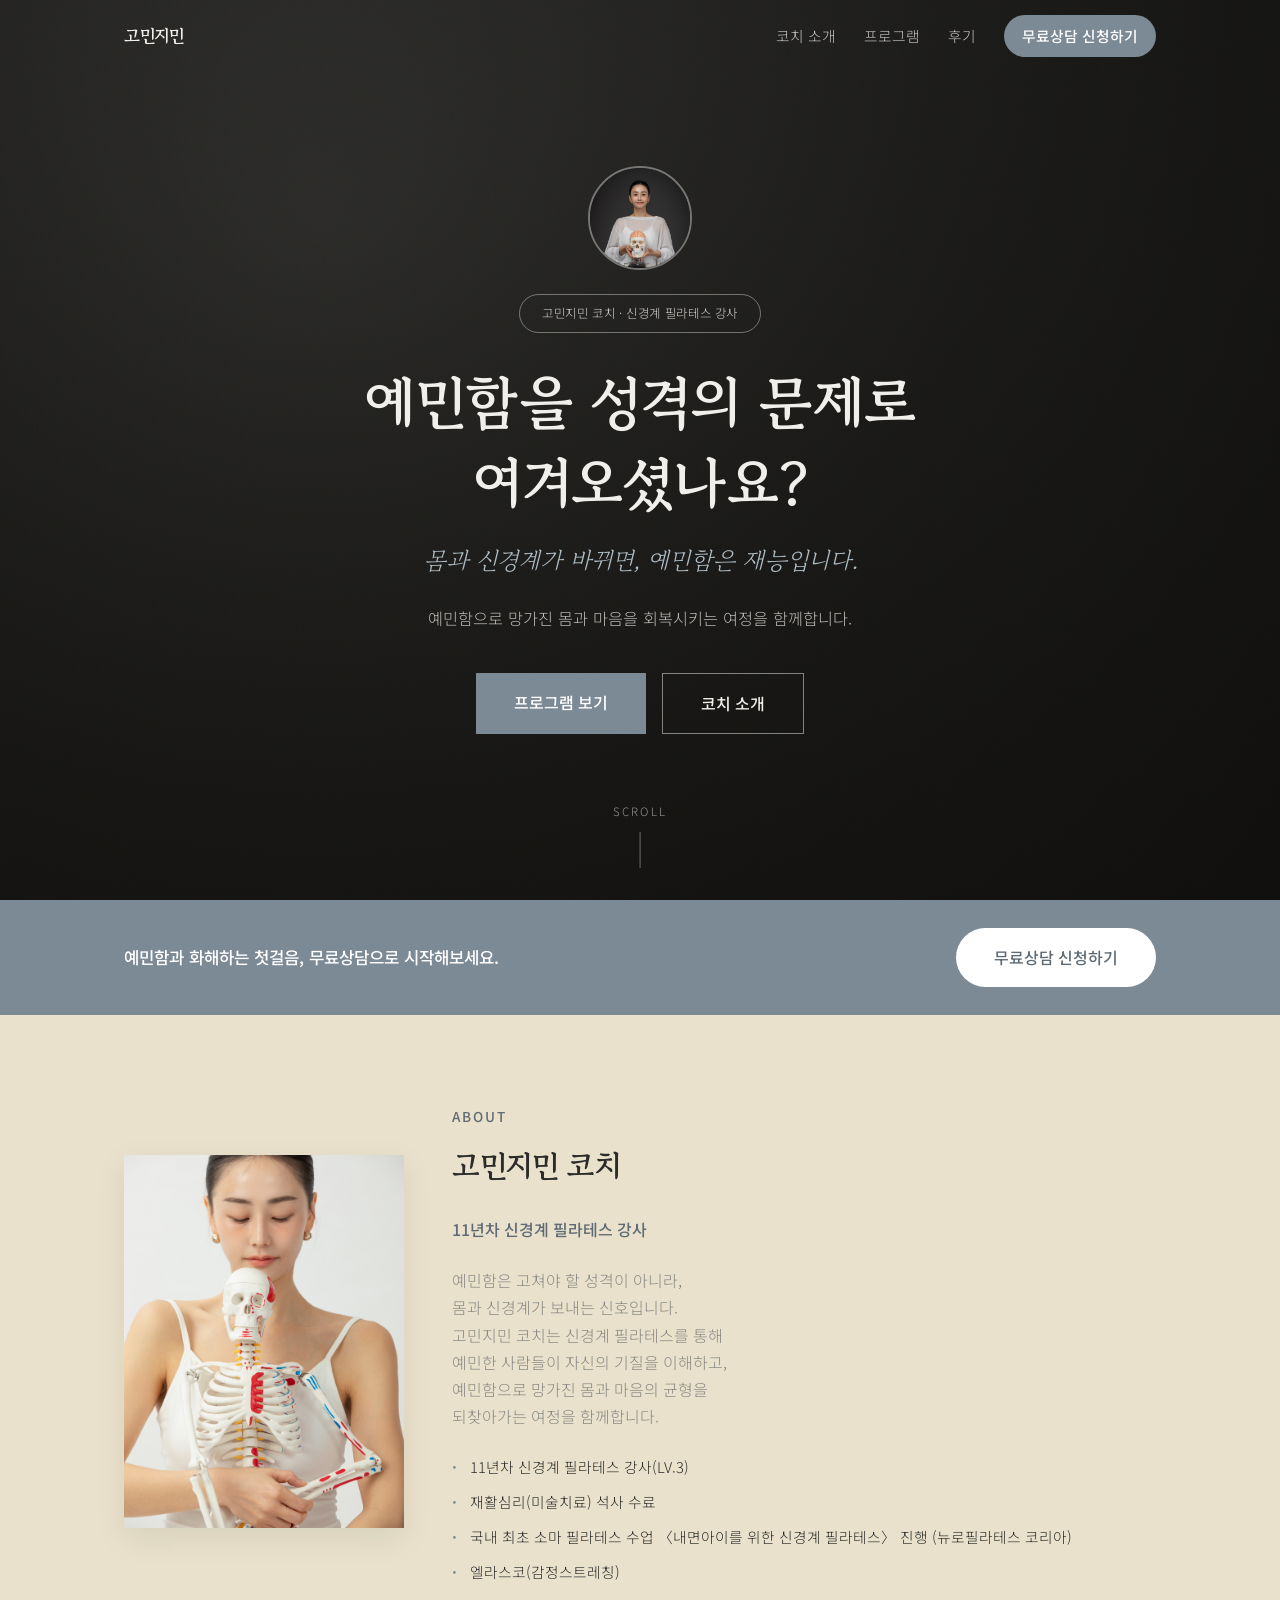
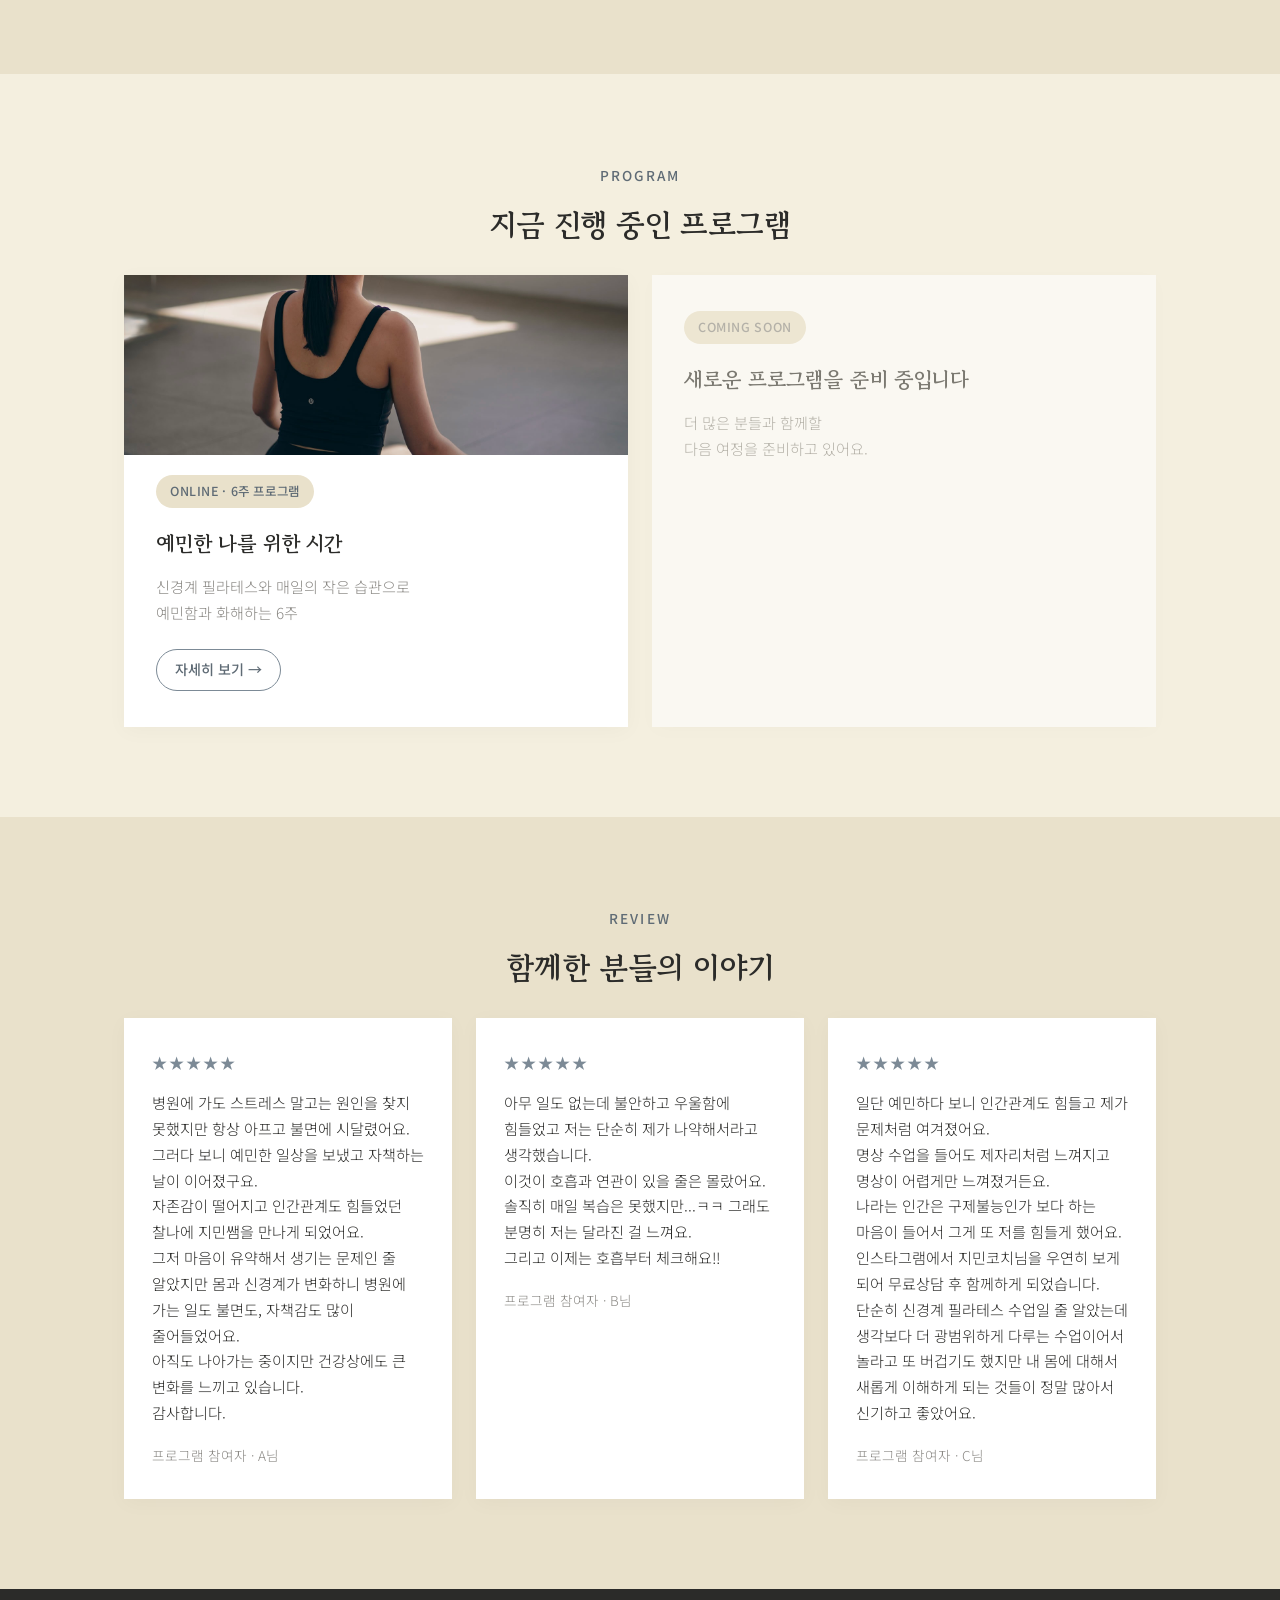
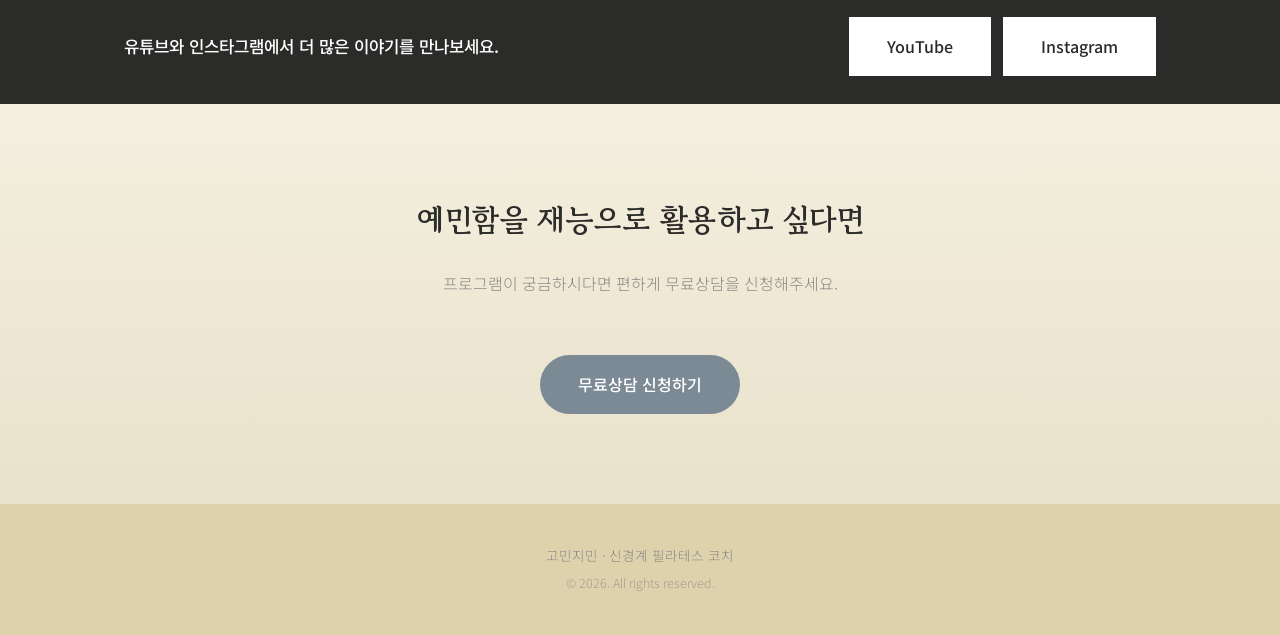
<file: index.html>
<!DOCTYPE html>
<html lang="ko">
<head>
  <meta charset="UTF-8" />
  <meta name="viewport" content="width=device-width, initial-scale=1.0" />
  <title>고민지민 코치 | 신경계 필라테스</title>
  <link rel="preconnect" href="https://fonts.googleapis.com">
  <link rel="preconnect" href="https://fonts.gstatic.com" crossorigin>
  <link href="https://fonts.googleapis.com/css2?family=Gowun+Batang:wght@400;700&family=Noto+Sans+KR:wght@300;400;500;700&display=swap" rel="stylesheet">
  <link rel="stylesheet" href="style.css" />
</head>
<body>

  <!-- Header -->
  <header class="header">
    <div class="container header__inner">
      <div class="logo">고민지민</div>
      <nav class="nav">
        <a href="#about">코치 소개</a>
        <a href="#programs">프로그램</a>
        <a href="#review">후기</a>
        <a href="programs/sensitive-time/index.html#apply" class="nav__cta btn--apply">무료상담 신청하기</a>
      </nav>
    </div>
  </header>

  <!-- Hero -->
  <section class="hero">
    <div class="hero__bg"></div>
    <div class="container hero__inner">
      <div class="hero__avatar-wrap">
        <img src="assets/images/coach-hero-avatar.jpg" alt="고민지민 코치" class="hero__avatar" />
      </div>
      <p class="hero__badge">고민지민 코치 · 신경계 필라테스 강사</p>
      <h1 class="hero__title">
        예민함을 성격의 문제로<br />
        여겨오셨나요?
      </h1>
      <p class="hero__accent">몸과 신경계가 바뀌면, 예민함은 재능입니다.</p>
      <p class="hero__desc">
        예민함으로 망가진 몸과 마음을<br class="br-mobile" />
        회복시키는 여정을 함께합니다.
      </p>
      <div class="hero__actions">
        <a href="#programs" class="btn btn--primary">프로그램 보기</a>
        <a href="#about" class="btn btn--ghost">코치 소개</a>
      </div>
    </div>
    <div class="hero__scroll">Scroll</div>
  </section>

  <!-- 무료상담 배너 -->
  <section id="cta-banner" class="banner">
    <div class="container banner__inner">
      <p class="banner__text">
        예민함과 화해하는 첫걸음,<br class="br-mobile" />
        무료상담으로 시작해보세요.
      </p>
      <a href="programs/sensitive-time/index.html#apply" class="btn btn--banner btn--apply">무료상담 신청하기</a>
    </div>
  </section>

  <!-- 코치 소개 -->
  <section id="about" class="section section--alt">
    <div class="container about__inner">
      <div class="about__photo">
        <img src="assets/images/coach-about.jpg" alt="고민지민 코치" />
      </div>
      <div class="about__content">
        <p class="section__label">About</p>
        <h2 class="section__title">고민지민 코치</h2>
        <p class="section__sub section__sub--role"><span class="career-years">11</span>년차 신경계 필라테스 강사</p>
        <p class="section__sub">
          예민함은 고쳐야 할 성격이 아니라,<br />
          몸과 신경계가 보내는 신호입니다.<br />
          고민지민 코치는 신경계 필라테스를 통해<br />
          예민한 사람들이 자신의 기질을 이해하고,<br />
          예민함으로 망가진 몸과 마음의 균형을<br />
          되찾아가는 여정을 함께합니다.
        </p>
        <ul class="about__credentials">
          <li><span class="career-years">11</span>년차 신경계 필라테스 강사(LV.3)</li>
          <li>재활심리(미술치료) 석사 수료</li>
          <li>국내 최초 소마 필라테스 수업<br class="br-mobile" />
          〈내면아이를 위한 신경계 필라테스〉<br class="br-mobile" />
          진행 (뉴로필라테스 코리아)</li>
          <li>엘라스코(감정스트레칭)</li>
        </ul>
      </div>
    </div>
  </section>

  <!-- 프로그램 -->
  <section id="programs" class="section">
    <div class="container">
      <p class="section__label">Program</p>
      <h2 class="section__title">지금 진행 중인 프로그램</h2>

      <div class="grid grid--2">
        <a href="programs/sensitive-time/index.html" class="program-card">
          <img src="assets/images/mood-back-window.jpg" alt="요가 매트 위에 앉아있는 뒷모습" class="program-card__image" />
          <span class="program-card__badge">ONLINE · 6주 프로그램</span>
          <h3 class="program-card__title">예민한 나를 위한 시간</h3>
          <p class="program-card__desc">
            신경계 필라테스와 매일의 작은 습관으로<br class="br-desktop" />
            예민함과 화해하는 6주
          </p>
          <span class="program-card__link">자세히 보기 →</span>
        </a>

        <div class="program-card program-card--soon">
          <span class="program-card__badge program-card__badge--soon">COMING SOON</span>
          <h3 class="program-card__title">새로운 프로그램을 준비 중입니다</h3>
          <p class="program-card__desc">
            더 많은 분들과 함께할<br class="br-desktop" />
            다음 여정을 준비하고 있어요.
          </p>
        </div>
      </div>
    </div>
  </section>

  <!-- 후기 -->
  <section id="review" class="section section--alt">
    <div class="container">
      <p class="section__label">Review</p>
      <h2 class="section__title">함께한 분들의 이야기</h2>

      <div class="grid grid--3">
        <div class="review-card">
          <div class="review-card__stars">★★★★★</div>
          <p class="review-card__text">
            병원에 가도 스트레스 말고는 원인을 찾지 못했지만 항상 아프고 불면에 시달렸어요.<br />
            그러다 보니 예민한 일상을 보냈고 자책하는 날이 이어졌구요.<br />
            자존감이 떨어지고 인간관계도 힘들었던 찰나에 지민쌤을 만나게 되었어요.<br />
            그저 마음이 유약해서 생기는 문제인 줄 알았지만 몸과 신경계가 변화하니 병원에 가는 일도 불면도, 자책감도 많이 줄어들었어요.<br />
            아직도 나아가는 중이지만 건강상에도 큰 변화를 느끼고 있습니다.<br />
            감사합니다.
          </p>
          <p class="review-card__author">프로그램 참여자 · A님</p>
        </div>
        <div class="review-card">
          <div class="review-card__stars">★★★★★</div>
          <p class="review-card__text">
            아무 일도 없는데 불안하고 우울함에 힘들었고 저는 단순히 제가 나약해서라고 생각했습니다.<br />
            이것이 호흡과 연관이 있을 줄은 몰랐어요.<br />
            솔직히 매일 복습은 못했지만...ㅋㅋ 그래도 분명히 저는 달라진 걸 느껴요.<br />
            그리고 이제는 호흡부터 체크해요!!
          </p>
          <p class="review-card__author">프로그램 참여자 · B님</p>
        </div>
        <div class="review-card">
          <div class="review-card__stars">★★★★★</div>
          <p class="review-card__text">
            일단 예민하다 보니 인간관계도 힘들고 제가 문제처럼 여겨졌어요.<br />
            명상 수업을 들어도 제자리처럼 느껴지고 명상이 어렵게만 느껴졌거든요.<br />
            나라는 인간은 구제불능인가 보다 하는 마음이 들어서 그게 또 저를 힘들게 했어요.<br />
            인스타그램에서 지민코치님을 우연히 보게 되어 무료상담 후 함께하게 되었습니다.<br />
            단순히 신경계 필라테스 수업일 줄 알았는데 생각보다 더 광범위하게 다루는 수업이어서 놀라고 또 버겁기도 했지만 내 몸에 대해서 새롭게 이해하게 되는 것들이 정말 많아서 신기하고 좋았어요.
          </p>
          <p class="review-card__author">프로그램 참여자 · C님</p>
        </div>
      </div>
    </div>
  </section>

  <!-- 소셜 배너 -->
  <section id="social-banner" class="banner banner--social">
    <div class="container banner__inner">
      <p class="banner__text">
        유튜브와 인스타그램에서<br class="br-mobile" />
        더 많은 이야기를 만나보세요.
      </p>
      <div class="banner__links">
        <a href="https://youtube.com/@gomin_jimin" target="_blank" rel="noopener" class="btn btn--banner">YouTube</a>
        <a href="https://www.instagram.com/gominjimin" target="_blank" rel="noopener" class="btn btn--banner">Instagram</a>
      </div>
    </div>
  </section>

  <!-- 문의 -->
  <section id="contact" class="section section--cta">
    <div class="container cta__inner">
      <h2 class="section__title section__title--center">
        예민함을 재능으로<br class="br-mobile" /> 활용하고 싶다면
      </h2>
      <p class="section__sub">
        프로그램이 궁금하시다면<br class="br-mobile" />
        편하게 무료상담을 신청해주세요.
      </p>
      <a href="programs/sensitive-time/index.html#apply" class="btn btn--primary btn--apply">무료상담 신청하기</a>
    </div>
  </section>

  <footer class="footer">
    <div class="container">
      <p>고민지민 · 신경계 필라테스 코치</p>
      <p class="footer__sub">© 2026. All rights reserved.</p>
    </div>
  </footer>

  <script src="script.js"></script>
</body>
</html>
</file>
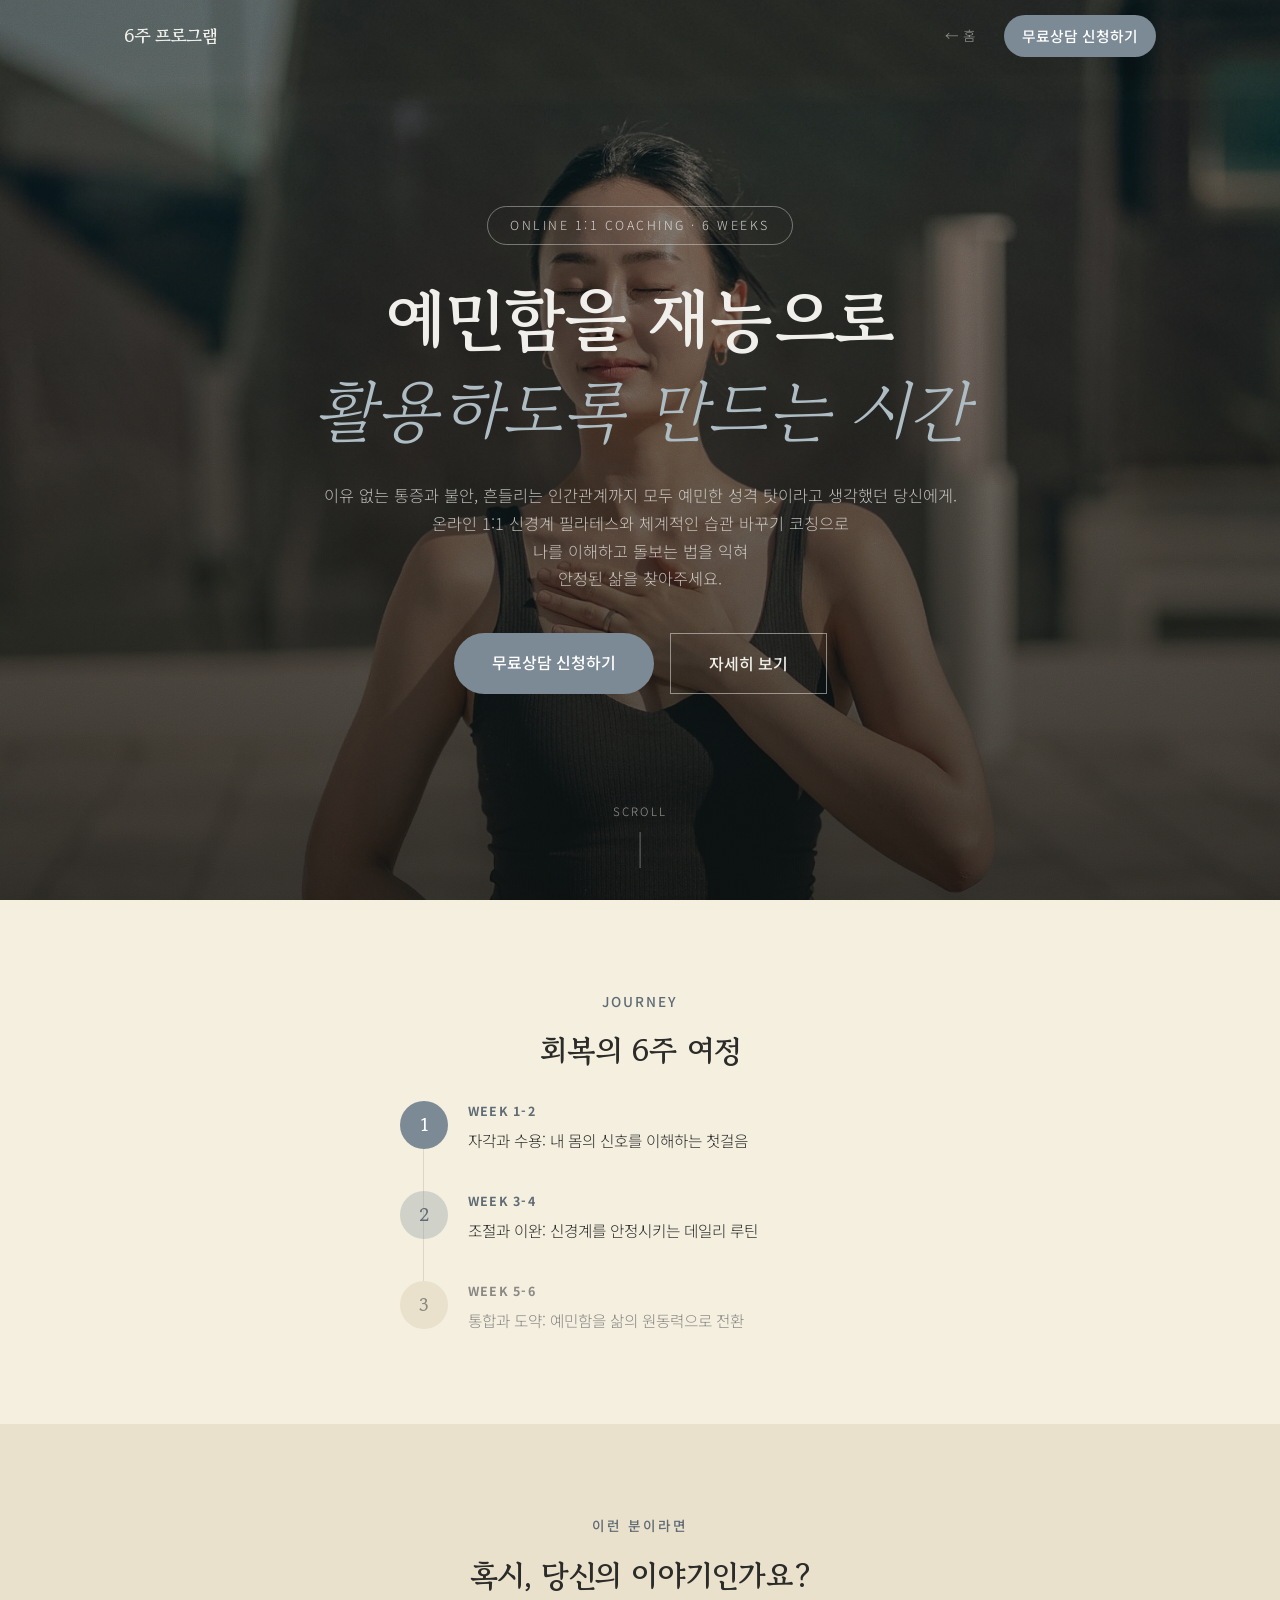
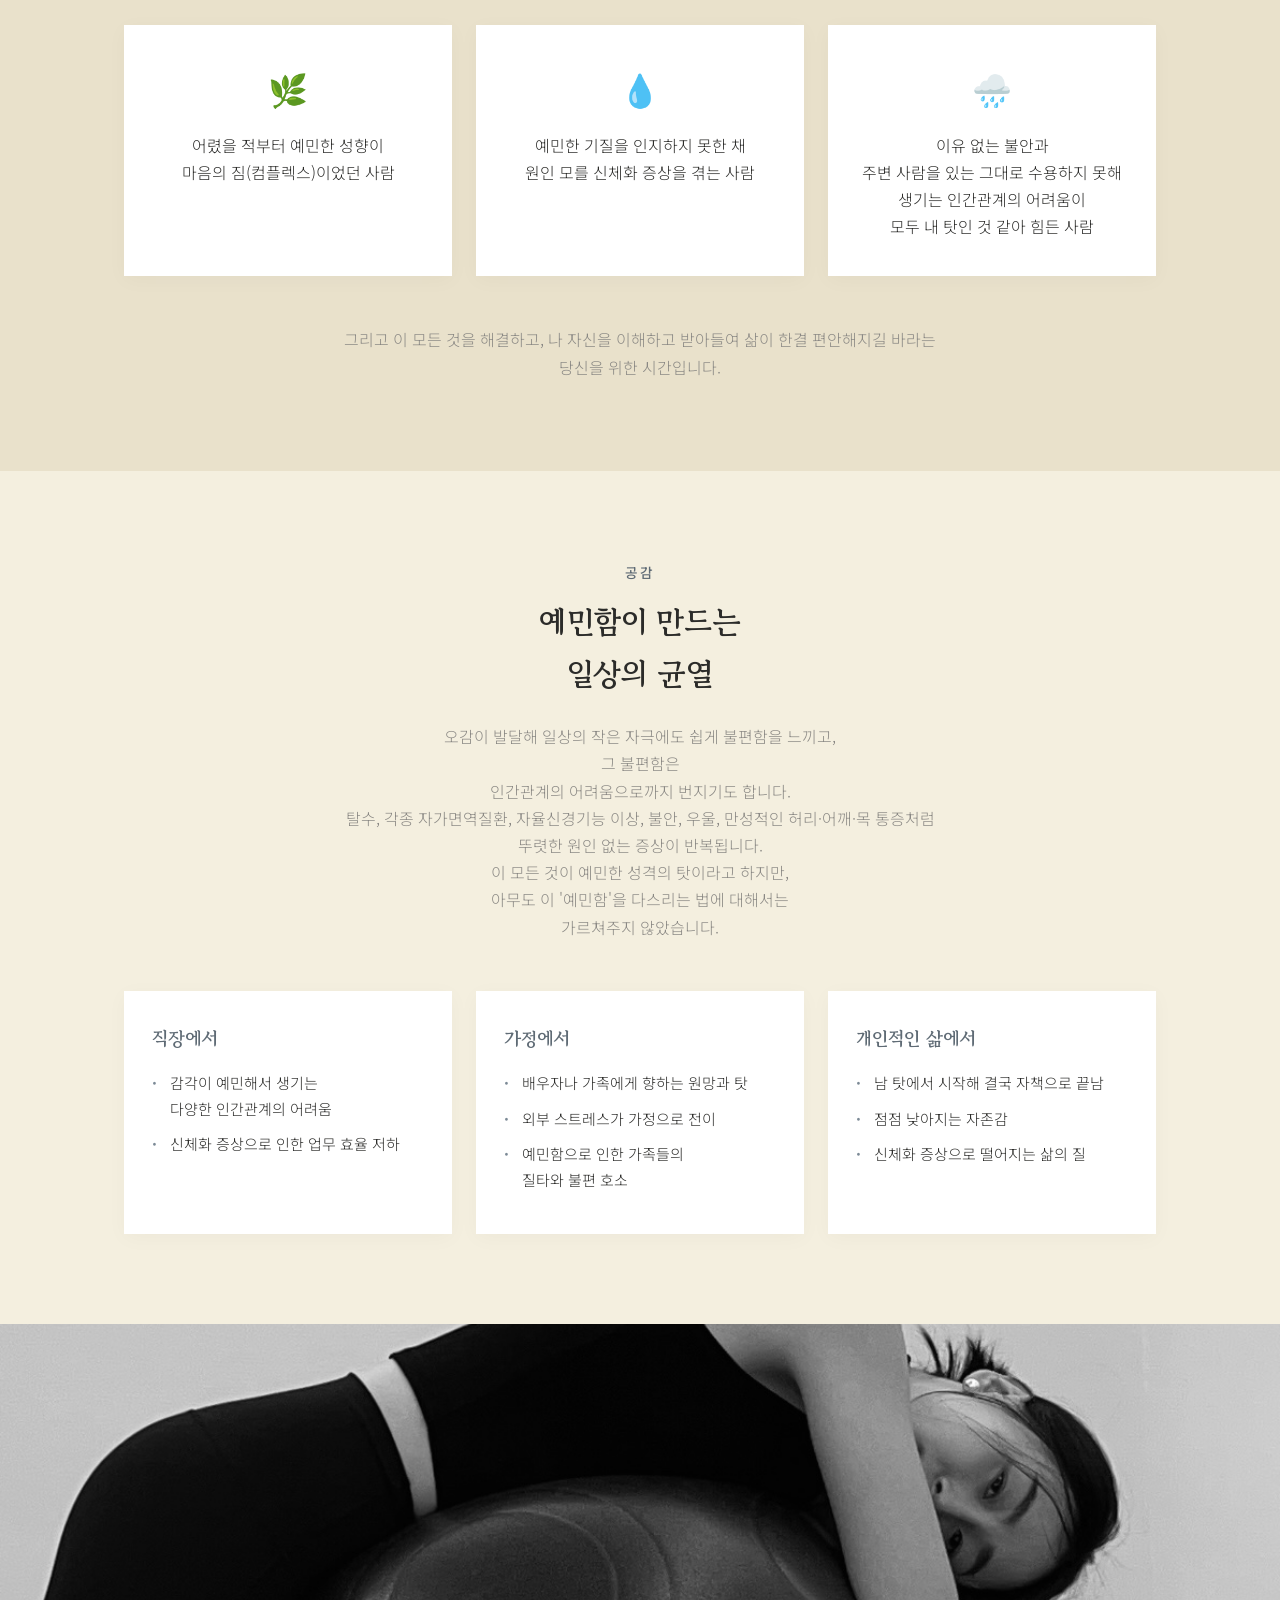
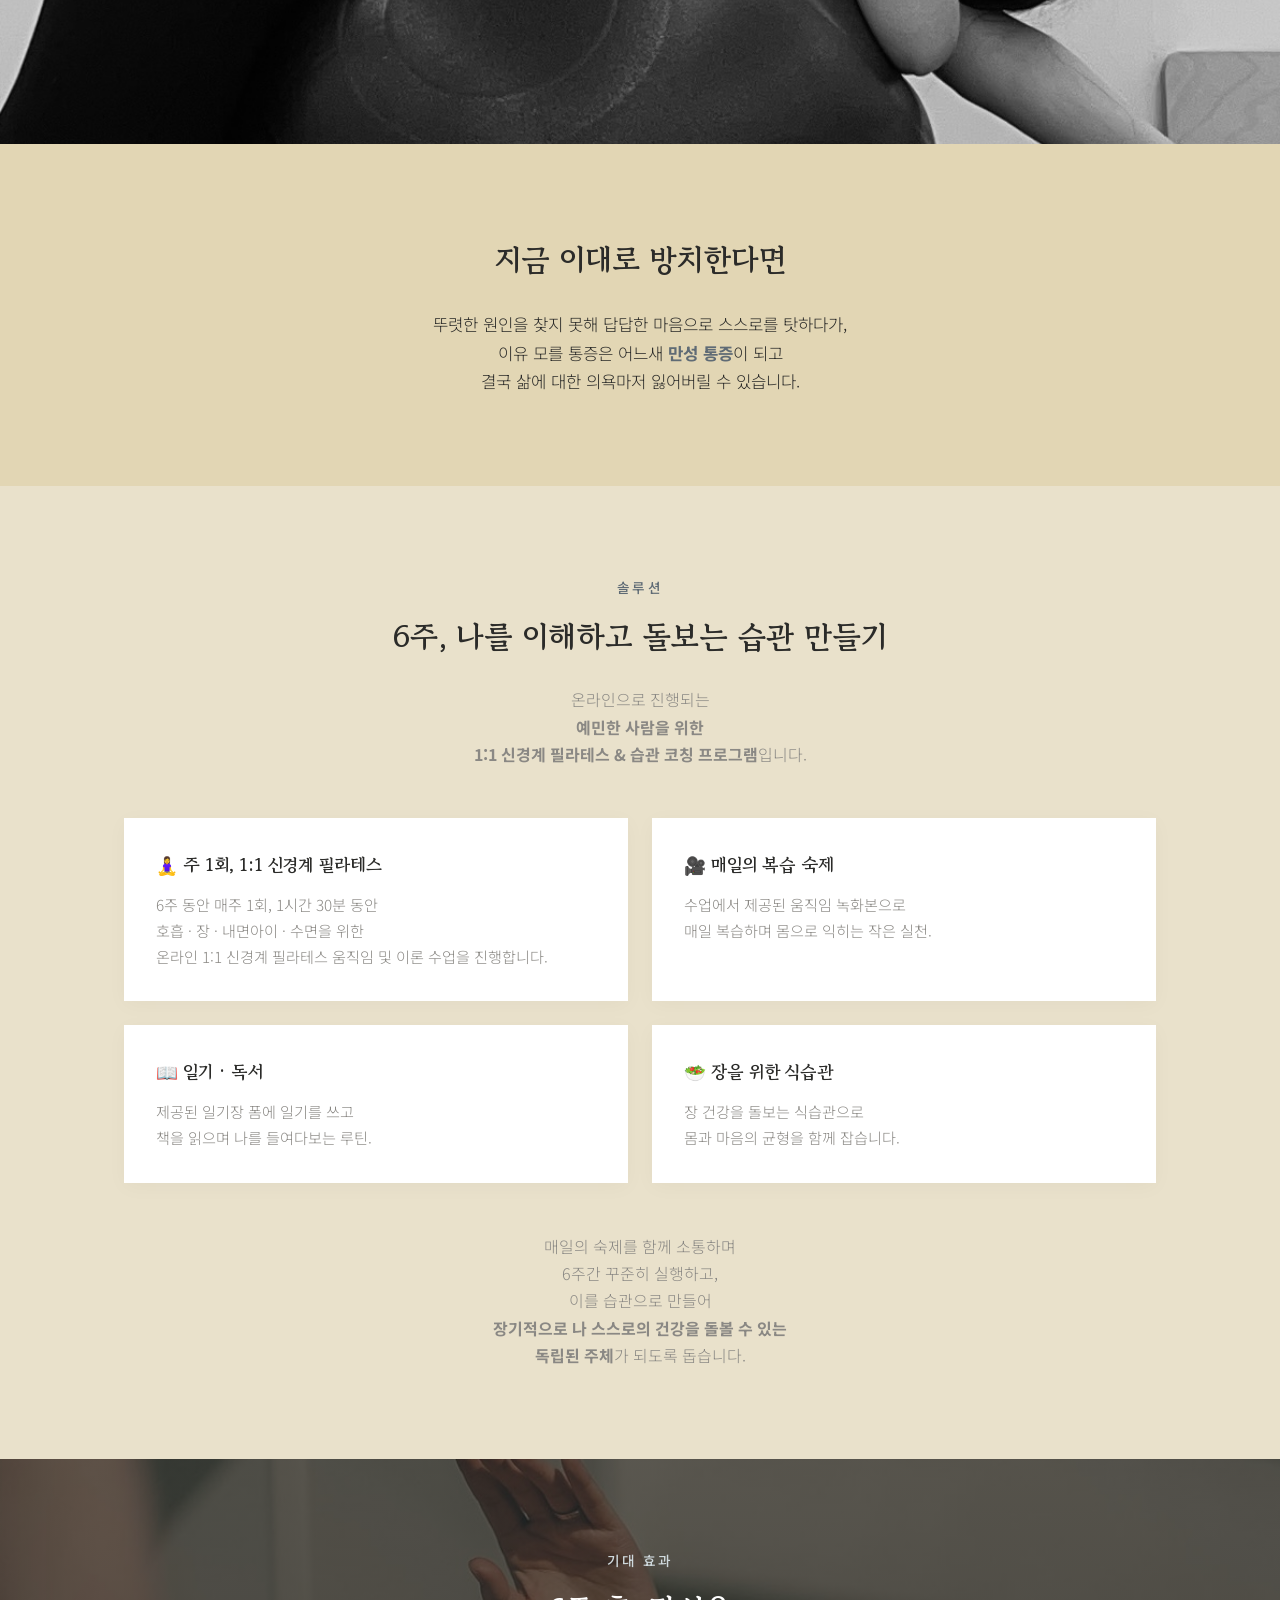
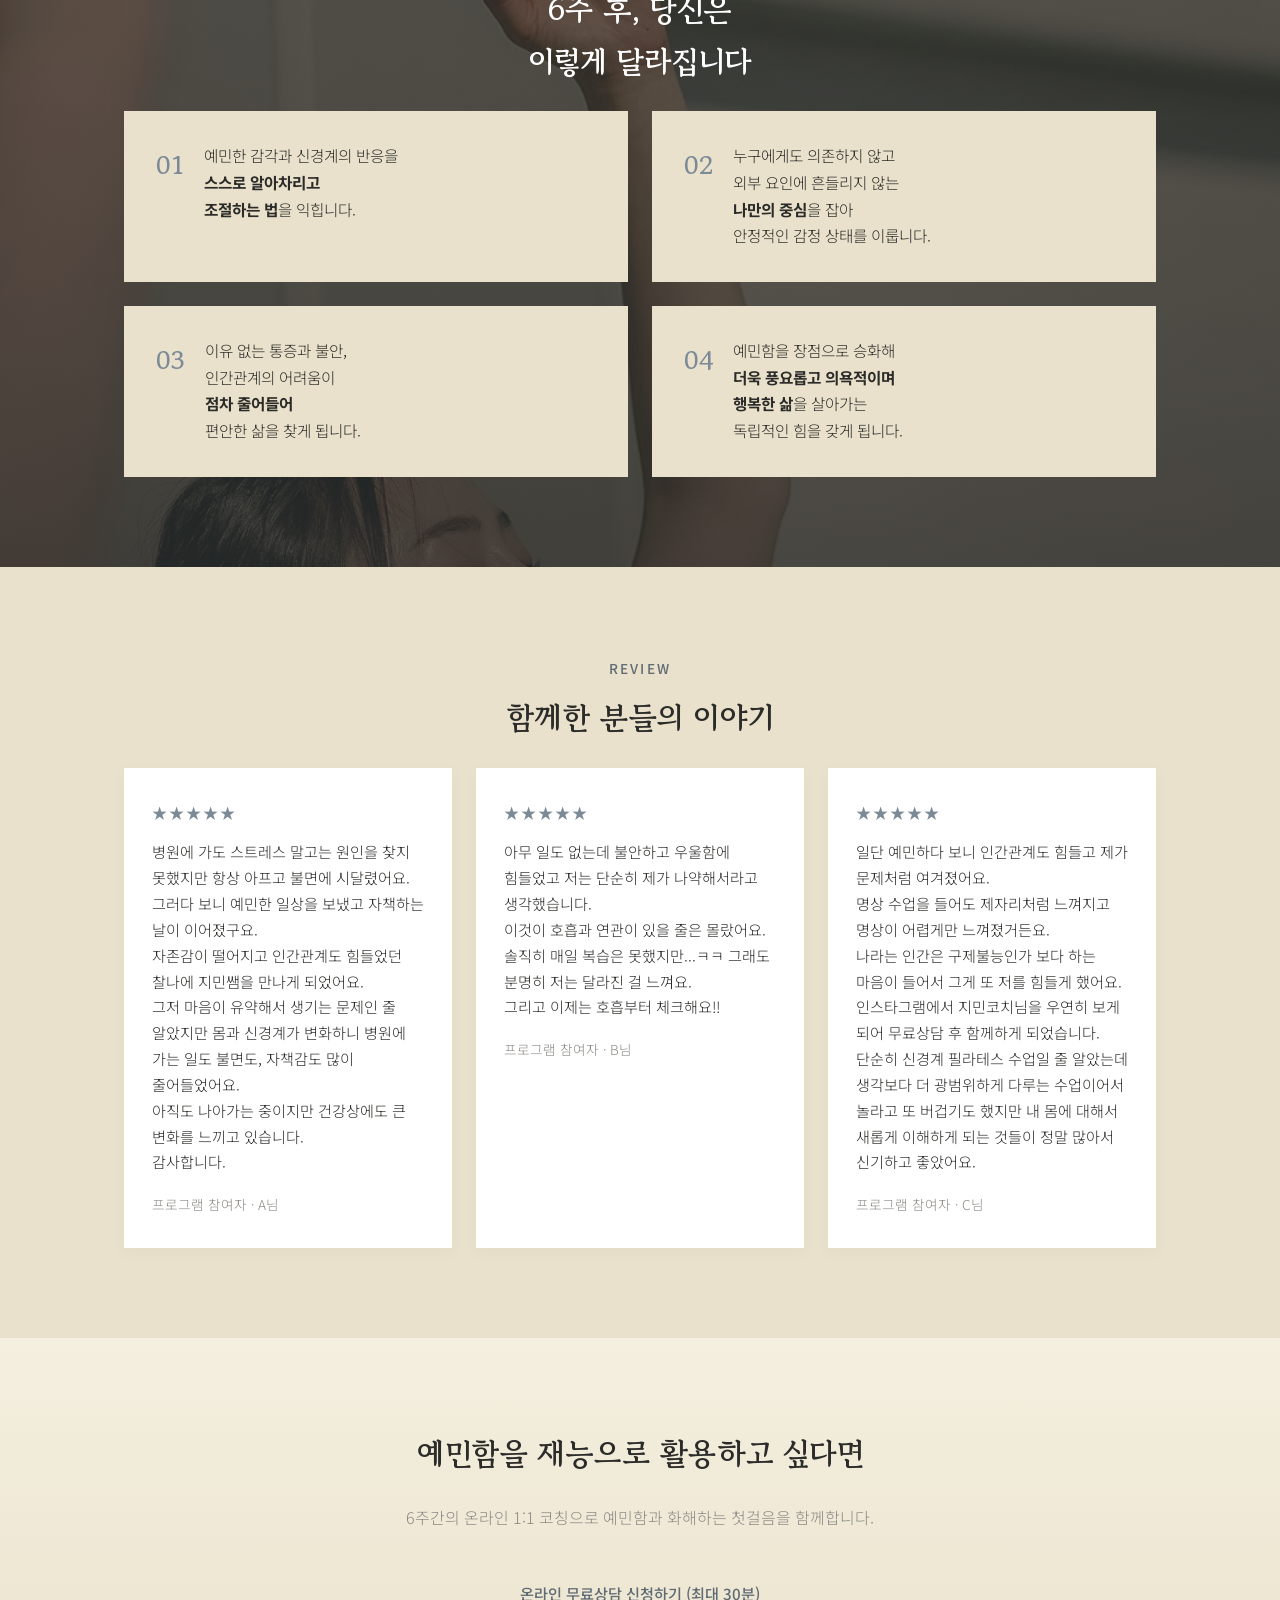
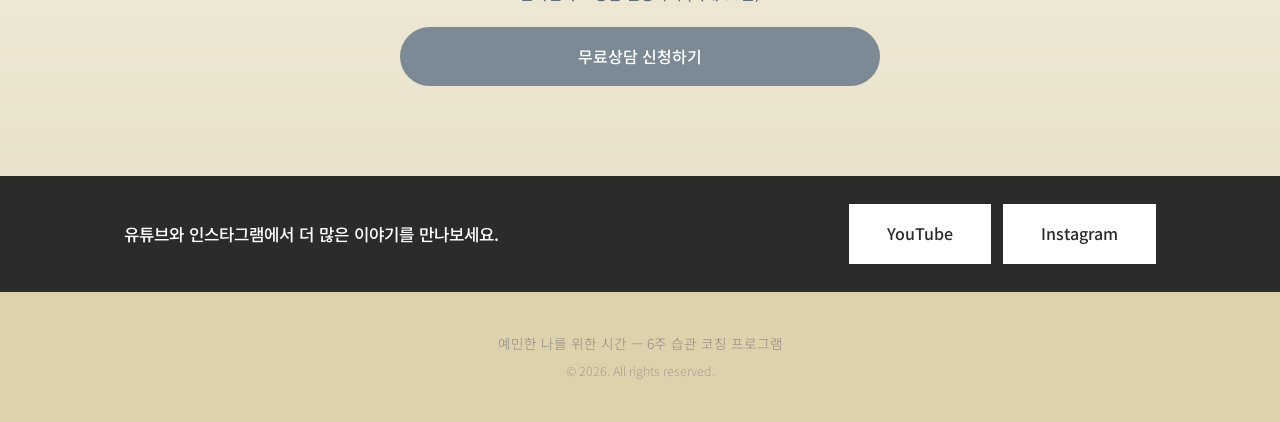
<file: programs/sensitive-time/index.html>
<!DOCTYPE html>
<html lang="ko">
<head>
  <meta charset="UTF-8" />
  <meta name="viewport" content="width=device-width, initial-scale=1.0" />
  <title>예민한 나를 위한 시간 | 6주 습관 코칭 프로그램</title>
  <link rel="preconnect" href="https://fonts.googleapis.com">
  <link rel="preconnect" href="https://fonts.gstatic.com" crossorigin>
  <link href="https://fonts.googleapis.com/css2?family=Gowun+Batang:wght@400;700&family=Noto+Sans+KR:wght@300;400;500;700&display=swap" rel="stylesheet">
  <link rel="stylesheet" href="style.css" />
</head>
<body>

  <!-- Header -->
  <header class="header">
    <div class="container header__inner">
      <div class="logo">6주 프로그램</div>
      <nav class="nav">
        <a href="../../index.html" class="nav__home">← 홈</a>
        <a href="#about">이런 분이라면</a>
        <a href="#problem">공감</a>
        <a href="#solution">솔루션</a>
        <a href="#result">기대 효과</a>
        <a href="#review">후기</a>
        <a href="#apply" class="nav__cta btn--apply">무료상담 신청하기</a>
      </nav>
    </div>
  </header>

  <!-- Hero -->
  <section class="hero">
    <div class="hero__bg" style="--hero-bg-image: url('../../assets/images/program-hero-mood.jpg')"></div>
    <div class="container hero__inner">
      <p class="hero__badge">ONLINE 1:1 COACHING · 6 WEEKS</p>
      <h1 class="hero__title">
        예민함을 재능으로<br />
        <span class="hero__title--accent">활용하도록 만드는 시간</span>
      </h1>
      <p class="hero__desc">
        이유 없는 통증과 불안, 흔들리는 인간관계까지<br class="br-mobile" />
        모두 예민한 성격 탓이라고 생각했던 당신에게.<br class="br-desktop" />
        온라인 1:1 신경계 필라테스와<br class="br-mobile" />
        체계적인 습관 바꾸기 코칭으로<br />
        나를 이해하고 돌보는 법을 익혀<br />
        안정된 삶을 찾아주세요.
      </p>
      <div class="hero__actions">
        <a href="#apply" class="btn btn--primary btn--apply">무료상담 신청하기</a>
        <a href="#about" class="btn btn--ghost">자세히 보기</a>
      </div>
    </div>
    <div class="hero__scroll">Scroll</div>
  </section>

  <!-- 회복 여정 -->
  <section class="section">
    <div class="container">
      <p class="section__label">Journey</p>
      <h2 class="section__title">회복의 6주 여정</h2>
      <div class="journey">
        <div class="journey__item">
          <span class="journey__num">1</span>
          <div class="journey__content">
            <h4 class="journey__week">Week 1-2</h4>
            <p>자각과 수용: 내 몸의 신호를 이해하는 첫걸음</p>
          </div>
        </div>
        <div class="journey__item">
          <span class="journey__num">2</span>
          <div class="journey__content">
            <h4 class="journey__week">Week 3-4</h4>
            <p>조절과 이완: 신경계를 안정시키는 데일리 루틴</p>
          </div>
        </div>
        <div class="journey__item">
          <span class="journey__num">3</span>
          <div class="journey__content">
            <h4 class="journey__week">Week 5-6</h4>
            <p>통합과 도약: 예민함을 삶의 원동력으로 전환</p>
          </div>
        </div>
      </div>
    </div>
  </section>

  <!-- 타겟 고객 -->
  <section id="about" class="section section--alt">
    <div class="container">
      <p class="section__label">이런 분이라면</p>
      <h2 class="section__title">혹시, 당신의 이야기인가요?</h2>
      <div class="grid grid--3">
        <div class="card">
          <div class="card__icon">🌿</div>
          <p>어렸을 적부터 예민한 성향이<br />마음의 짐(컴플렉스)이었던 사람</p>
        </div>
        <div class="card">
          <div class="card__icon">💧</div>
          <p>예민한 기질을 인지하지 못한 채<br />원인 모를 신체화 증상을 겪는 사람</p>
        </div>
        <div class="card">
          <div class="card__icon">🌧️</div>
          <p>이유 없는 불안과<br />주변 사람을 있는 그대로 수용하지 못해<br />생기는 인간관계의 어려움이<br />모두 내 탓인 것 같아 힘든 사람</p>
        </div>
      </div>
      <p class="section__sub">
        그리고 이 모든 것을 해결하고,<br class="br-mobile" />
        나 자신을 이해하고 받아들여<br class="br-mobile" />
        삶이 한결 편안해지길 바라는<br />
        당신을 위한 시간입니다.
      </p>
    </div>
  </section>

  <!-- 문제 -->
  <section id="problem" class="section">
    <div class="container">
      <p class="section__label">공감</p>
      <h2 class="section__title">예민함이 만드는<br />일상의 균열</h2>
      <p class="section__sub">
        오감이 발달해 일상의 작은 자극에도 쉽게<br class="br-mobile" />
        불편함을 느끼고,<br class="br-desktop" />
        그 불편함은<br />
        인간관계의 어려움으로까지 번지기도 합니다.<br />
        탈수, 각종 자가면역질환, 자율신경기능 이상, 불안, 우울, 만성적인 허리·어깨·목 통증처럼<br />
        뚜렷한 원인 없는 증상이 반복됩니다.<br />
        이 모든 것이 예민한 성격의 탓이라고 하지만,<br />
        아무도 이 '예민함'을 다스리는 법에 대해서는<br />
        가르쳐주지 않았습니다.
      </p>

      <div class="grid grid--3">
        <div class="problem-card">
          <h3>직장에서</h3>
          <ul>
            <li>감각이 예민해서 생기는<br />다양한 인간관계의 어려움</li>
            <li>신체화 증상으로 인한 업무 효율 저하</li>
          </ul>
        </div>
        <div class="problem-card">
          <h3>가정에서</h3>
          <ul>
            <li>배우자나 가족에게 향하는 원망과 탓</li>
            <li>외부 스트레스가 가정으로 전이</li>
            <li>예민함으로 인한 가족들의<br />질타와 불편 호소</li>
          </ul>
        </div>
        <div class="problem-card">
          <h3>개인적인 삶에서</h3>
          <ul>
            <li>남 탓에서 시작해 결국 자책으로 끝남</li>
            <li>점점 낮아지는 자존감</li>
            <li>신체화 증상으로 떨어지는 삶의 질</li>
          </ul>
        </div>
      </div>
    </div>
  </section>

  <!-- 무드 사진 -->
  <section class="mood-photo">
    <img src="../../assets/images/program-card-pilatesball.jpg" alt="필라테스 볼 위에 엎드린 모습" />
  </section>

  <!-- 최악의 상황 -->
  <section class="section section--warning">
    <div class="container">
      <h2 class="section__title section__title--center">
        지금 이대로 방치한다면
      </h2>
      <p class="warning__text">
        뚜렷한 원인을 찾지 못해<br class="br-mobile" />
        답답한 마음으로 스스로를 탓하다가,<br />
        이유 모를 통증은 어느새 <strong>만성 통증</strong>이 되고<br />
        결국 삶에 대한 의욕마저 잃어버릴 수 있습니다.
      </p>
    </div>
  </section>

  <!-- 솔루션 -->
  <section id="solution" class="section section--alt">
    <div class="container">
      <p class="section__label">솔루션</p>
      <h2 class="section__title">6주, 나를 이해하고 돌보는 습관 만들기</h2>
      <p class="section__sub">
        온라인으로 진행되는<br />
        <strong>예민한 사람을 위한<br />
        1:1 신경계 필라테스 &amp; 습관 코칭 프로그램</strong>입니다.
      </p>

      <div class="grid grid--2">
        <div class="solution-card">
          <h3>🧘‍♀️ 주 1회, 1:1 신경계 필라테스</h3>
          <p>6주 동안 매주 1회, 1시간 30분 동안<br />호흡 · 장 · 내면아이 · 수면을 위한<br />온라인 1:1 신경계 필라테스 움직임 및 이론 수업을 진행합니다.</p>
        </div>
        <div class="solution-card">
          <h3>🎥 매일의 복습 숙제</h3>
          <p>수업에서 제공된 움직임 녹화본으로<br />매일 복습하며 몸으로 익히는 작은 실천.</p>
        </div>
        <div class="solution-card">
          <h3>📖 일기 · 독서</h3>
          <p>제공된 일기장 폼에 일기를 쓰고<br />책을 읽으며 나를 들여다보는 루틴.</p>
        </div>
        <div class="solution-card">
          <h3>🥗 장을 위한 식습관</h3>
          <p>장 건강을 돌보는 식습관으로<br />몸과 마음의 균형을 함께 잡습니다.</p>
        </div>
      </div>

      <p class="section__sub">
        매일의 숙제를 함께 소통하며<br />
        6주간 꾸준히 실행하고,<br />
        이를 습관으로 만들어<br />
        <strong>장기적으로 나 스스로의 건강을 돌볼 수 있는<br />
        독립된 주체</strong>가 되도록 돕습니다.
      </p>
    </div>
  </section>

  <!-- 결과 -->
  <section id="result" class="section section--photo" style="--section-bg-image: url('../../assets/images/mood-stretch-profile.jpg')">
    <div class="container">
      <p class="section__label">기대 효과</p>
      <h2 class="section__title">6주 후, 당신은<br />이렇게 달라집니다</h2>
      <div class="grid grid--2">
        <div class="result-card">
          <div class="result-card__num">01</div>
          <p>예민한 감각과 신경계의 반응을<br class="br-desktop" /> <strong>스스로 알아차리고<br />조절하는 법</strong>을 익힙니다.</p>
        </div>
        <div class="result-card">
          <div class="result-card__num">02</div>
          <p>누구에게도 의존하지 않고<br />외부 요인에 흔들리지 않는<br /><strong>나만의 중심</strong>을 잡아<br />안정적인 감정 상태를 이룹니다.</p>
        </div>
        <div class="result-card">
          <div class="result-card__num">03</div>
          <p>이유 없는 통증과 불안,<br />인간관계의 어려움이<br /><strong>점차 줄어들어</strong><br />편안한 삶을 찾게 됩니다.</p>
        </div>
        <div class="result-card">
          <div class="result-card__num">04</div>
          <p>예민함을 장점으로 승화해<br /><strong>더욱 풍요롭고 의욕적이며<br />행복한 삶</strong>을 살아가는<br />독립적인 힘을 갖게 됩니다.</p>
        </div>
      </div>
    </div>
  </section>

  <!-- 후기 -->
  <section id="review" class="section section--alt">
    <div class="container">
      <p class="section__label">Review</p>
      <h2 class="section__title">함께한 분들의 이야기</h2>

      <div class="grid grid--3">
        <div class="review-card">
          <div class="review-card__stars">★★★★★</div>
          <p class="review-card__text">
            병원에 가도 스트레스 말고는 원인을 찾지 못했지만 항상 아프고 불면에 시달렸어요.<br />
            그러다 보니 예민한 일상을 보냈고 자책하는 날이 이어졌구요.<br />
            자존감이 떨어지고 인간관계도 힘들었던 찰나에 지민쌤을 만나게 되었어요.<br />
            그저 마음이 유약해서 생기는 문제인 줄 알았지만 몸과 신경계가 변화하니 병원에 가는 일도 불면도, 자책감도 많이 줄어들었어요.<br />
            아직도 나아가는 중이지만 건강상에도 큰 변화를 느끼고 있습니다.<br />
            감사합니다.
          </p>
          <p class="review-card__author">프로그램 참여자 · A님</p>
        </div>
        <div class="review-card">
          <div class="review-card__stars">★★★★★</div>
          <p class="review-card__text">
            아무 일도 없는데 불안하고 우울함에 힘들었고 저는 단순히 제가 나약해서라고 생각했습니다.<br />
            이것이 호흡과 연관이 있을 줄은 몰랐어요.<br />
            솔직히 매일 복습은 못했지만...ㅋㅋ 그래도 분명히 저는 달라진 걸 느껴요.<br />
            그리고 이제는 호흡부터 체크해요!!
          </p>
          <p class="review-card__author">프로그램 참여자 · B님</p>
        </div>
        <div class="review-card">
          <div class="review-card__stars">★★★★★</div>
          <p class="review-card__text">
            일단 예민하다 보니 인간관계도 힘들고 제가 문제처럼 여겨졌어요.<br />
            명상 수업을 들어도 제자리처럼 느껴지고 명상이 어렵게만 느껴졌거든요.<br />
            나라는 인간은 구제불능인가 보다 하는 마음이 들어서 그게 또 저를 힘들게 했어요.<br />
            인스타그램에서 지민코치님을 우연히 보게 되어 무료상담 후 함께하게 되었습니다.<br />
            단순히 신경계 필라테스 수업일 줄 알았는데 생각보다 더 광범위하게 다루는 수업이어서 놀라고 또 버겁기도 했지만 내 몸에 대해서 새롭게 이해하게 되는 것들이 정말 많아서 신기하고 좋았어요.
          </p>
          <p class="review-card__author">프로그램 참여자 · C님</p>
        </div>
      </div>
    </div>
  </section>

  <!-- CTA / 신청 -->
  <section id="apply" class="section section--cta">
    <div class="container cta__inner">
      <h2 class="section__title section__title--center">
        예민함을 재능으로<br class="br-mobile" /> 활용하고 싶다면
      </h2>
      <p class="section__sub">
        6주간의 온라인 1:1 코칭으로<br class="br-mobile" />
        예민함과 화해하는 첫걸음을 함께합니다.
      </p>

      <p class="apply-form__label">온라인 무료상담 신청하기 (최대 30분)</p>

      <div class="apply-form">
        <a href="https://forms.gle/HXwaWo4MvKSpgXP17" target="_blank" rel="noopener" class="btn btn--primary btn--block btn--apply">무료상담 신청하기</a>
      </div>
    </div>
  </section>

  <!-- 소셜 배너 -->
  <section id="social-banner" class="banner banner--social">
    <div class="container banner__inner">
      <p class="banner__text">
        유튜브와 인스타그램에서<br class="br-mobile" />
        더 많은 이야기를 만나보세요.
      </p>
      <div class="banner__links">
        <a href="https://youtube.com/@gomin_jimin" target="_blank" rel="noopener" class="btn btn--banner">YouTube</a>
        <a href="https://www.instagram.com/gominjimin" target="_blank" rel="noopener" class="btn btn--banner">Instagram</a>
      </div>
    </div>
  </section>

  <footer class="footer">
    <div class="container">
      <p>예민한 나를 위한 시간 — 6주 습관 코칭 프로그램</p>
      <p class="footer__sub">© 2026. All rights reserved.</p>
    </div>
  </footer>

  <script src="script.js"></script>
</body>
</html>
</file>
<file: style.css>
:root {
  --color-bg: #f4efdf;
  --color-bg-alt: #e9e1cb;
  --color-primary: #7c8a96;
  --color-primary-dark: #5f6b75;
  --color-text: #2b2b29;
  --color-text-light: #8a8884;
  --color-card-bg: #ffffff;
  --radius: 18px;
  --max-width: 1080px;
}

* {
  margin: 0;
  padding: 0;
  box-sizing: border-box;
}

html {
  scroll-behavior: smooth;
}

body {
  font-family: 'Noto Sans KR', sans-serif;
  color: var(--color-text);
  background-color: var(--color-bg);
  line-height: 1.7;
  font-weight: 300;
  word-break: keep-all;
}

h1, h2, h3 {
  font-family: 'Gowun Batang', serif;
  font-weight: 700;
  color: var(--color-text);
}

.container {
  max-width: var(--max-width);
  margin: 0 auto;
  padding: 0 24px;
}

a {
  text-decoration: none;
  color: inherit;
}

/* Header */
.header {
  position: fixed;
  top: 0;
  left: 0;
  right: 0;
  z-index: 100;
  background-color: transparent;
  border-bottom: 1px solid transparent;
  transition: background-color 0.3s ease, border-color 0.3s ease;
}

.header--scrolled {
  background-color: rgba(244, 239, 223, 0.9);
  backdrop-filter: blur(8px);
  border-bottom: 1px solid rgba(0, 0, 0, 0.05);
}

.header__inner {
  display: flex;
  justify-content: space-between;
  align-items: center;
  height: 72px;
}

.logo {
  font-family: 'Gowun Batang', serif;
  font-size: 1.1rem;
  font-weight: 700;
  letter-spacing: -0.02em;
  color: #f0efeb;
  transition: color 0.3s ease;
}

.header--scrolled .logo {
  color: var(--color-text);
}

.nav {
  display: flex;
  align-items: center;
  gap: 14px;
  font-size: 0.82rem;
  color: rgba(240, 239, 235, 0.8);
  transition: color 0.3s ease;
}

.nav a:not(.nav__cta) {
  display: none;
}

.header--scrolled .nav {
  color: var(--color-text-light);
}

.nav a:hover {
  color: var(--color-primary-dark);
}

.nav__cta {
  background-color: var(--color-primary);
  color: #fff !important;
  padding: 8px 18px;
  border-radius: 0;
  font-weight: 500;
}

.nav__cta:hover {
  background-color: var(--color-primary-dark);
}

/* Hero */
.hero {
  position: relative;
  min-height: 100vh;
  display: flex;
  flex-direction: column;
  justify-content: center;
  align-items: center;
  text-align: center;
  color: #f0efeb;
  overflow: hidden;
  padding: 70px 0 60px;
}

.hero__bg {
  position: absolute;
  inset: 0;
  z-index: -2;
  background:
    linear-gradient(180deg, rgba(15, 14, 12, 0.45) 0%, rgba(15, 14, 12, 0.78) 100%),
    radial-gradient(circle at 25% 25%, #4a4a48 0%, #262625 55%, #121212 100%);
}

.hero__bg::after {
  content: '';
  position: absolute;
  inset: 0;
  z-index: -1;
  opacity: 0.2;
  mix-blend-mode: overlay;
  background-image: url("data:image/svg+xml,%3Csvg xmlns='http://www.w3.org/2000/svg' width='200' height='200'%3E%3Cfilter id='n'%3E%3CfeTurbulence type='fractalNoise' baseFrequency='0.9' numOctaves='3' stitchTiles='stitch'/%3E%3C/filter%3E%3Crect width='100%25' height='100%25' filter='url(%23n)'/%3E%3C/svg%3E");
}

.hero__inner {
  position: relative;
  z-index: 1;
  display: flex;
  flex-direction: column;
  align-items: center;
}

.hero__avatar-wrap {
  width: 104px;
  height: 104px;
  border-radius: 50%;
  overflow: hidden;
  border: 2px solid rgba(240, 239, 235, 0.4);
  margin-bottom: 24px;
}

.hero__avatar {
  width: 100%;
  height: 100%;
  object-fit: cover;
}

.hero__badge {
  display: inline-block;
  border: 1px solid rgba(240, 239, 235, 0.4);
  border-radius: 999px;
  padding: 8px 22px;
  font-size: 0.78rem;
  letter-spacing: 0.05em;
  color: rgba(240, 239, 235, 0.85);
  margin-bottom: 28px;
}

.hero__title {
  font-size: 1.9rem;
  line-height: 1.4;
  margin-bottom: 18px;
  letter-spacing: -0.01em;
  color: #f0efeb;
}

.hero__accent {
  font-family: 'Gowun Batang', serif;
  font-style: italic;
  font-size: clamp(1.1rem, 2.4vw, 1.5rem);
  color: #aebcc4;
  margin-bottom: 24px;
}

.hero__desc {
  font-size: 1.02rem;
  color: rgba(240, 239, 235, 0.75);
  margin-bottom: 40px;
  max-width: 560px;
}

.hero__actions {
  display: flex;
  gap: 16px;
  flex-wrap: wrap;
  justify-content: center;
}

.hero__scroll {
  position: absolute;
  bottom: 32px;
  left: 50%;
  transform: translateX(-50%);
  font-size: 0.72rem;
  letter-spacing: 0.2em;
  text-transform: uppercase;
  color: rgba(240, 239, 235, 0.6);
  display: flex;
  flex-direction: column;
  align-items: center;
  gap: 10px;
  z-index: 1;
}

.hero__scroll::after {
  content: '';
  display: block;
  width: 1px;
  height: 36px;
  background: rgba(240, 239, 235, 0.4);
  animation: scrollLine 2s ease-in-out infinite;
}

@keyframes scrollLine {
  0%, 100% { transform: scaleY(1); opacity: 0.6; }
  50% { transform: scaleY(0.4); opacity: 1; }
}

/* CTA Banner */
.banner {
  background-color: var(--color-primary);
  padding: 28px 0;
}

.banner__inner {
  display: flex;
  flex-direction: column;
  align-items: center;
  text-align: center;
  flex-wrap: wrap;
  gap: 18px;
}

.banner__text {
  color: #fff;
  font-size: 1.05rem;
  font-weight: 500;
}

.btn--banner {
  background-color: #fff;
  color: var(--color-primary-dark);
  white-space: nowrap;
}

.banner--social {
  background-color: #2b2b29;
}

.banner__links {
  display: flex;
  gap: 12px;
  flex-wrap: wrap;
  justify-content: center;
}

.banner--social .btn--banner {
  color: #2b2b29;
}

.btn--banner:hover {
  background-color: #f0efeb;
  transform: translateY(-2px);
}

/* Buttons */
.btn {
  display: inline-block;
  padding: 16px 38px;
  border-radius: 0;
  font-size: 1rem;
  font-weight: 500;
  transition: all 0.2s ease;
}

.btn--primary {
  background-color: var(--color-primary);
  color: #fff;
  border: none;
  cursor: pointer;
}

.btn--primary:hover {
  background-color: var(--color-primary-dark);
  transform: translateY(-2px);
}

.btn--ghost {
  border: 1px solid rgba(240, 239, 235, 0.5);
  color: #f0efeb;
  background-color: transparent;
}

.btn--ghost:hover {
  background-color: rgba(240, 239, 235, 0.1);
  transform: translateY(-2px);
}

.btn--apply {
  border-radius: 999px;
}

/* Sections */
.section {
  padding: 60px 0;
}

.section--alt {
  background-color: var(--color-bg-alt);
}

.section__label {
  text-align: center;
  color: var(--color-primary-dark);
  font-size: 0.85rem;
  font-weight: 500;
  letter-spacing: 0.15em;
  text-transform: uppercase;
  margin-bottom: 12px;
}

.section__title {
  text-align: center;
  font-size: 1.9rem;
  margin-bottom: 24px;
}

.section__title--center {
  margin-bottom: 24px;
}

.section__sub {
  text-align: center;
  color: var(--color-text-light);
  font-size: 1rem;
  max-width: 640px;
  margin: 0 auto 50px;
}

.section__sub--role {
  margin-bottom: 16px;
  color: var(--color-primary-dark);
  font-weight: 500;
}

/* About */
.about__inner {
  display: flex;
  flex-direction: column;
  align-items: center;
  text-align: center;
  gap: 48px;
}

.about__photo {
  flex: none;
  width: 220px;
}

.about__photo img {
  width: 100%;
  aspect-ratio: 3 / 4;
  object-fit: cover;
  border-radius: 0;
  box-shadow: 0 10px 30px rgba(0, 0, 0, 0.08);
}

.about__content {
  flex: 1;
}

.about__content .section__label,
.about__content .section__title,
.about__content .section__sub,
.about__content .section__sub--role {
  text-align: center;
}

.about__content .section__sub {
  max-width: none;
  margin: 0 0 24px;
}

.about__credentials {
  list-style: none;
  display: flex;
  flex-direction: column;
  gap: 10px;
  margin: 0 auto;
  max-width: 300px;
}

.about__credentials li {
  position: relative;
  padding-left: 18px;
  font-size: 0.92rem;
  color: var(--color-text);
}

.about__credentials li::before {
  content: '·';
  position: absolute;
  left: 0;
  color: var(--color-primary);
  font-weight: 700;
}

/* Grid */
.grid {
  display: grid;
  gap: 24px;
}

.grid--3,
.grid--2 {
  grid-template-columns: 1fr;
}

/* Program cards */
.program-card {
  display: flex;
  flex-direction: column;
  background-color: var(--color-card-bg);
  border-radius: 0;
  padding: 36px 32px;
  box-shadow: 0 4px 20px rgba(0, 0, 0, 0.03);
  transition: transform 0.2s ease, box-shadow 0.2s ease;
}

.program-card:not(.program-card--soon):hover {
  transform: translateY(-4px);
  box-shadow: 0 10px 28px rgba(0, 0, 0, 0.07);
}

.program-card__image {
  display: block;
  width: calc(100% + 64px);
  height: 180px;
  margin: -36px -32px 20px;
  object-fit: cover;
  object-position: center 60%;
  border-radius: 0;
}

.program-card__badge {
  display: inline-block;
  align-self: flex-start;
  background-color: var(--color-bg-alt);
  color: var(--color-primary-dark);
  font-size: 0.78rem;
  font-weight: 500;
  letter-spacing: 0.05em;
  padding: 6px 14px;
  border-radius: 999px;
  margin-bottom: 18px;
}

.program-card__title {
  font-size: 1.3rem;
  margin-bottom: 12px;
}

.program-card__desc {
  color: var(--color-text-light);
  font-size: 0.95rem;
  margin-bottom: 24px;
  flex-grow: 1;
}

.program-card__link {
  display: inline-flex;
  align-self: flex-start;
  align-items: center;
  gap: 4px;
  color: var(--color-primary-dark);
  font-weight: 500;
  font-size: 0.88rem;
  padding: 8px 18px;
  border: 1px solid var(--color-primary);
  border-radius: 999px;
  transition: background-color 0.2s ease, color 0.2s ease;
}

.program-card:not(.program-card--soon):hover .program-card__link {
  background-color: var(--color-primary);
  color: #fff;
}

.program-card--soon {
  opacity: 0.6;
  cursor: default;
}

.program-card__badge--soon {
  background-color: #e9e1cb;
  color: var(--color-text-light);
}

/* Review cards */
.review-card {
  background-color: var(--color-card-bg);
  border-radius: 0;
  padding: 32px 28px;
  box-shadow: 0 4px 20px rgba(0, 0, 0, 0.03);
}

.review-card__stars {
  color: var(--color-primary);
  font-size: 0.95rem;
  margin-bottom: 14px;
  letter-spacing: 2px;
}

.review-card__text {
  font-size: 0.95rem;
  margin-bottom: 18px;
  color: var(--color-text);
}

.review-card__author {
  font-size: 0.85rem;
  color: var(--color-text-light);
}

/* CTA */
.section--cta {
  background: linear-gradient(180deg, var(--color-bg) 0%, var(--color-bg-alt) 100%);
  text-align: center;
}

.cta__inner {
  text-align: center;
}

.cta__inner .btn {
  margin-top: 8px;
}

/* Footer */
.footer {
  background-color: #ded2ad;
  padding: 40px 0;
  text-align: center;
  color: var(--color-text-light);
  font-size: 0.85rem;
}

.footer__sub {
  margin-top: 6px;
  font-size: 0.78rem;
  opacity: 0.7;
}

/* Responsive base = mobile. 481px+ : 작은 화면에서 메뉴 노출. 769px+ : 데스크탑 확장 */
.br-desktop {
  display: none;
}

.br-mobile {
  display: inline;
}

@media (min-width: 481px) {
  .nav a:not(.nav__cta) {
    display: inline;
  }
}

@media (min-width: 769px) {
  .nav {
    gap: 28px;
    font-size: 0.92rem;
  }

  .hero {
    padding: 0 24px;
  }

  .hero__title {
    font-size: clamp(2.2rem, 5.5vw, 3.6rem);
  }

  .section {
    padding: 90px 0;
  }

  .grid--3 {
    grid-template-columns: repeat(3, 1fr);
  }

  .grid--2 {
    grid-template-columns: repeat(2, 1fr);
  }

  .banner__inner {
    flex-direction: row;
    align-items: center;
    text-align: left;
    justify-content: space-between;
  }

  .banner__links {
    justify-content: flex-start;
  }

  .about__inner {
    flex-direction: row;
    align-items: center;
    text-align: left;
  }

  .about__photo {
    flex: 0 0 280px;
    width: auto;
  }

  .about__content .section__label,
  .about__content .section__title,
  .about__content .section__sub,
  .about__content .section__sub--role {
    text-align: left;
  }

  .about__content .section__sub {
    max-width: none;
  }

  .about__credentials {
    margin: 0;
    max-width: none;
  }

  .br-mobile {
    display: none;
  }

  .br-desktop {
    display: inline;
  }
}
</file>
<file: programs/sensitive-time/style.css>
:root {
  --color-bg: #f4efdf;
  --color-bg-alt: #e9e1cb;
  --color-primary: #7c8a96;
  --color-primary-dark: #5f6b75;
  --color-text: #2b2b29;
  --color-text-light: #8a8884;
  --color-warning-bg: #e2d6b4;
  --color-card-bg: #ffffff;
  --radius: 18px;
  --max-width: 1080px;
}

* {
  margin: 0;
  padding: 0;
  box-sizing: border-box;
}

html {
  scroll-behavior: smooth;
}

body {
  font-family: 'Noto Sans KR', sans-serif;
  color: var(--color-text);
  background-color: var(--color-bg);
  line-height: 1.7;
  font-weight: 300;
  word-break: keep-all;
}

h1, h2, h3 {
  font-family: 'Gowun Batang', serif;
  font-weight: 700;
  color: var(--color-text);
}

.container {
  max-width: var(--max-width);
  margin: 0 auto;
  padding: 0 24px;
}

a {
  text-decoration: none;
  color: inherit;
}

ul {
  list-style: none;
}

/* Header */
.header {
  position: fixed;
  top: 0;
  left: 0;
  right: 0;
  z-index: 100;
  background-color: transparent;
  border-bottom: 1px solid transparent;
  transition: background-color 0.3s ease, border-color 0.3s ease;
}

.header--scrolled {
  background-color: rgba(244, 239, 223, 0.9);
  backdrop-filter: blur(8px);
  border-bottom: 1px solid rgba(0, 0, 0, 0.05);
}

.header__inner {
  display: flex;
  justify-content: space-between;
  align-items: center;
  height: 72px;
  gap: 12px;
}

.logo {
  font-family: 'Gowun Batang', serif;
  font-size: 1.1rem;
  font-weight: 700;
  letter-spacing: -0.02em;
  color: #f0efeb;
  transition: color 0.3s ease;
  min-width: 0;
  overflow: hidden;
  text-overflow: ellipsis;
  white-space: nowrap;
}

.header--scrolled .logo {
  color: var(--color-text);
}

.nav {
  display: flex;
  align-items: center;
  gap: 14px;
  font-size: 0.82rem;
  color: rgba(240, 239, 235, 0.8);
  transition: color 0.3s ease;
  flex-shrink: 0;
}

.nav a:not(.nav__cta):not(.nav__home) {
  display: none;
}

.header--scrolled .nav {
  color: var(--color-text-light);
}

.nav a:hover {
  color: var(--color-primary-dark);
}

.nav__home {
  opacity: 0.75;
  font-size: 0.85rem;
  white-space: nowrap;
}

.nav__cta {
  background-color: var(--color-primary);
  color: #fff !important;
  padding: 8px 18px;
  border-radius: 0;
  font-weight: 500;
}

.nav__cta:hover {
  background-color: var(--color-primary-dark);
}

/* Hero */
.hero {
  position: relative;
  min-height: 100vh;
  display: flex;
  flex-direction: column;
  justify-content: center;
  align-items: center;
  text-align: center;
  color: #f0efeb;
  overflow: hidden;
  padding: 70px 0 60px;
}

.hero__bg {
  position: absolute;
  inset: 0;
  z-index: -2;
  background-image:
    linear-gradient(180deg, rgba(15, 14, 12, 0.45) 0%, rgba(15, 14, 12, 0.78) 100%),
    var(--hero-bg-image, radial-gradient(circle at 25% 25%, #4a4a48 0%, #262625 55%, #121212 100%));
  background-size: cover;
  background-position: center 25%;
}

.hero__bg::after {
  content: '';
  position: absolute;
  inset: 0;
  z-index: -1;
  opacity: 0.2;
  mix-blend-mode: overlay;
  background-image: url("data:image/svg+xml,%3Csvg xmlns='http://www.w3.org/2000/svg' width='200' height='200'%3E%3Cfilter id='n'%3E%3CfeTurbulence type='fractalNoise' baseFrequency='0.9' numOctaves='3' stitchTiles='stitch'/%3E%3C/filter%3E%3Crect width='100%25' height='100%25' filter='url(%23n)'/%3E%3C/svg%3E");
}

.hero__inner {
  position: relative;
  z-index: 1;
  display: flex;
  flex-direction: column;
  align-items: center;
}

.hero__badge {
  display: inline-block;
  border: 1px solid rgba(240, 239, 235, 0.4);
  border-radius: 999px;
  padding: 8px 22px;
  font-size: 0.78rem;
  letter-spacing: 0.2em;
  text-transform: uppercase;
  color: rgba(240, 239, 235, 0.85);
  margin-bottom: 28px;
}

.hero__title {
  font-size: 1.9rem;
  line-height: 1.35;
  margin-bottom: 28px;
  letter-spacing: -0.01em;
  color: #f0efeb;
}

.hero__title--accent {
  font-style: italic;
  font-weight: 400;
  color: #aebcc4;
}

.hero__desc {
  font-size: 1.02rem;
  color: rgba(240, 239, 235, 0.75);
  margin-bottom: 40px;
  max-width: 680px;
}

.hero__actions {
  display: flex;
  gap: 16px;
  flex-wrap: wrap;
  justify-content: center;
}

.hero__scroll {
  position: absolute;
  bottom: 32px;
  left: 50%;
  transform: translateX(-50%);
  font-size: 0.72rem;
  letter-spacing: 0.2em;
  text-transform: uppercase;
  color: rgba(240, 239, 235, 0.6);
  display: flex;
  flex-direction: column;
  align-items: center;
  gap: 10px;
  z-index: 1;
}

.hero__scroll::after {
  content: '';
  display: block;
  width: 1px;
  height: 36px;
  background: rgba(240, 239, 235, 0.4);
  animation: scrollLine 2s ease-in-out infinite;
}

@keyframes scrollLine {
  0%, 100% { transform: scaleY(1); opacity: 0.6; }
  50% { transform: scaleY(0.4); opacity: 1; }
}

/* Buttons */
.btn {
  display: inline-block;
  padding: 16px 38px;
  border-radius: 0;
  font-size: 1rem;
  font-weight: 500;
  transition: all 0.2s ease;
}

.btn--primary {
  background-color: var(--color-primary);
  color: #fff;
  border: none;
  cursor: pointer;
}

.btn--primary:hover {
  background-color: var(--color-primary-dark);
  transform: translateY(-2px);
}

.btn--ghost {
  border: 1px solid rgba(240, 239, 235, 0.5);
  color: #f0efeb;
  background-color: transparent;
}

.btn--ghost:hover {
  background-color: rgba(240, 239, 235, 0.1);
  transform: translateY(-2px);
}

.btn--block {
  width: 100%;
  text-align: center;
}

.btn--apply {
  border-radius: 999px;
}

/* Sections */
.section {
  padding: 60px 0;
}

.section--alt {
  background-color: var(--color-bg-alt);
}

.section__label {
  text-align: center;
  color: var(--color-primary-dark);
  font-size: 0.85rem;
  font-weight: 500;
  letter-spacing: 0.15em;
  text-transform: uppercase;
  margin-bottom: 12px;
}

.section__title {
  text-align: center;
  font-size: 1.9rem;
  margin-bottom: 24px;
}

.section__title--center {
  margin-bottom: 24px;
}

.section__sub {
  text-align: center;
  color: var(--color-text-light);
  font-size: 1rem;
  max-width: 760px;
  margin: 0 auto 50px;
}

.section .section__sub:last-child {
  margin-bottom: 0;
  margin-top: 50px;
}

/* 회복 여정 타임라인 */
.journey {
  position: relative;
  display: flex;
  flex-direction: column;
  gap: 36px;
  max-width: 480px;
  margin: 0 auto;
}

.journey::before {
  content: '';
  position: absolute;
  left: 23px;
  top: 24px;
  bottom: 24px;
  width: 1px;
  background-color: rgba(43, 43, 41, 0.12);
  z-index: 0;
}

.journey__item {
  position: relative;
  z-index: 1;
  display: flex;
  gap: 20px;
  align-items: flex-start;
}

.journey__num {
  flex-shrink: 0;
  width: 48px;
  height: 48px;
  border-radius: 50%;
  display: flex;
  align-items: center;
  justify-content: center;
  font-family: 'Gowun Batang', serif;
  font-weight: 700;
  font-size: 1.1rem;
  background-color: var(--color-primary);
  color: #fff;
}

.journey__item:nth-child(2) .journey__num {
  background-color: rgba(124, 138, 150, 0.3);
  color: var(--color-primary-dark);
}

.journey__item:nth-child(3) .journey__num {
  background-color: var(--color-bg-alt);
  color: var(--color-text-light);
}

.journey__item:nth-child(3) .journey__week,
.journey__item:nth-child(3) .journey__content p {
  color: var(--color-text-light);
}

.journey__week {
  font-size: 0.78rem;
  font-weight: 700;
  letter-spacing: 0.1em;
  text-transform: uppercase;
  color: var(--color-primary-dark);
  margin-bottom: 6px;
}

.journey__content p {
  font-size: 0.98rem;
  color: var(--color-text);
}

/* Grid & Cards */
.grid {
  display: grid;
  gap: 24px;
  margin-bottom: 0;
}

.grid--3,
.grid--2 {
  grid-template-columns: 1fr;
}

.card {
  background-color: var(--color-card-bg);
  border-radius: 0;
  padding: 36px 24px;
  text-align: center;
  box-shadow: 0 4px 20px rgba(0, 0, 0, 0.03);
}

.card__icon {
  font-size: 2rem;
  margin-bottom: 16px;
}

.problem-card {
  background-color: var(--color-card-bg);
  border-radius: 0;
  padding: 32px 28px;
  box-shadow: 0 4px 20px rgba(0, 0, 0, 0.03);
}

.problem-card h3 {
  font-size: 1.15rem;
  margin-bottom: 16px;
  color: var(--color-primary-dark);
}

.problem-card ul li {
  position: relative;
  padding-left: 18px;
  margin-bottom: 10px;
  font-size: 0.94rem;
  color: var(--color-text);
}

.problem-card ul li::before {
  content: '·';
  position: absolute;
  left: 0;
  color: var(--color-primary);
  font-weight: 700;
}

.solution-card {
  background-color: var(--color-card-bg);
  border-radius: 0;
  padding: 32px;
  box-shadow: 0 4px 20px rgba(0, 0, 0, 0.03);
}

.solution-card h3 {
  font-size: 1.1rem;
  margin-bottom: 12px;
}

.solution-card p {
  color: var(--color-text-light);
  font-size: 0.95rem;
}

/* Warning section */
.section--warning {
  background-color: var(--color-warning-bg);
  text-align: center;
}

.warning__text {
  max-width: 600px;
  margin: 0 auto;
  font-size: 1.05rem;
  color: var(--color-text);
}

.warning__text strong {
  color: #5f6b75;
}

/* Result cards */
.result-card {
  background-color: var(--color-bg-alt);
  border-radius: 0;
  padding: 32px;
  display: flex;
  gap: 20px;
  align-items: flex-start;
}

.result-card__num {
  font-family: 'Gowun Batang', serif;
  font-size: 1.6rem;
  color: var(--color-primary);
  font-weight: 700;
  flex-shrink: 0;
}

.result-card p {
  font-size: 0.98rem;
  color: var(--color-text);
}

/* Review cards */
.review-card {
  background-color: var(--color-card-bg);
  border-radius: 0;
  padding: 32px 28px;
  box-shadow: 0 4px 20px rgba(0, 0, 0, 0.03);
}

.review-card__stars {
  color: var(--color-primary);
  font-size: 0.95rem;
  margin-bottom: 14px;
  letter-spacing: 2px;
}

.review-card__text {
  font-size: 0.95rem;
  margin-bottom: 18px;
  color: var(--color-text);
}

.review-card__author {
  font-size: 0.85rem;
  color: var(--color-text-light);
}

/* CTA */
.section--cta {
  background: linear-gradient(180deg, var(--color-bg) 0%, var(--color-bg-alt) 100%);
}

.cta__inner {
  text-align: center;
}

.apply-form__label {
  text-align: center;
  color: var(--color-primary-dark);
  font-weight: 500;
  font-size: 0.95rem;
  margin-bottom: 20px;
}

.apply-form {
  max-width: 480px;
  margin: 0 auto;
}

/* Social Banner */
.banner {
  background-color: #2b2b29;
  padding: 28px 0;
}

.banner__inner {
  display: flex;
  flex-direction: column;
  align-items: center;
  text-align: center;
  flex-wrap: wrap;
  gap: 18px;
}

.banner__text {
  color: #fff;
  font-size: 1.05rem;
  font-weight: 500;
}

.banner__links {
  display: flex;
  gap: 12px;
  flex-wrap: wrap;
  justify-content: center;
}

.btn--banner {
  background-color: #fff;
  color: #2b2b29;
  white-space: nowrap;
}

.btn--banner:hover {
  background-color: #f0efeb;
  transform: translateY(-2px);
}

/* Mood photo */
.mood-photo {
  height: 280px;
  overflow: hidden;
}

.mood-photo img {
  width: 100%;
  height: 100%;
  object-fit: cover;
  object-position: center 65%;
}

@media (min-width: 769px) {
  .mood-photo {
    height: 420px;
  }
}

/* 배경 사진이 있는 섹션 (기대 효과) */
.section--photo {
  position: relative;
  background-image:
    linear-gradient(180deg, rgba(43, 43, 41, 0.6) 0%, rgba(43, 43, 41, 0.82) 100%),
    var(--section-bg-image);
  background-size: cover;
  background-position: center top;
  color: #fff;
}

.section--photo .section__label {
  color: #cfd9dd;
}

.section--photo .section__title {
  color: #fff;
}

/* Footer */
.footer {
  background-color: #ded2ad;
  padding: 40px 0;
  text-align: center;
  color: var(--color-text-light);
  font-size: 0.85rem;
}

.footer__sub {
  margin-top: 6px;
  font-size: 0.78rem;
  opacity: 0.7;
}

/* Responsive base = mobile. 481px+ : 작은 화면에서 메뉴 노출. 769px+ : 데스크탑 확장 */
.br-desktop {
  display: none;
}

.br-mobile {
  display: inline;
}

@media (min-width: 481px) {
  .nav a:not(.nav__cta) {
    display: inline;
  }
}

@media (min-width: 769px) {
  .nav {
    gap: 28px;
    font-size: 0.92rem;
  }

  .hero {
    padding: 0 24px;
  }

  .hero__title {
    font-size: clamp(2.4rem, 6vw, 4.2rem);
  }

  .section {
    padding: 90px 0;
  }

  .grid--3 {
    grid-template-columns: repeat(3, 1fr);
  }

  .grid--2 {
    grid-template-columns: repeat(2, 1fr);
  }

  .banner__inner {
    flex-direction: row;
    align-items: center;
    text-align: left;
    justify-content: space-between;
  }

  .banner__links {
    justify-content: flex-start;
  }

  .br-mobile {
    display: none;
  }

  .br-desktop {
    display: inline;
  }
}
</file>
